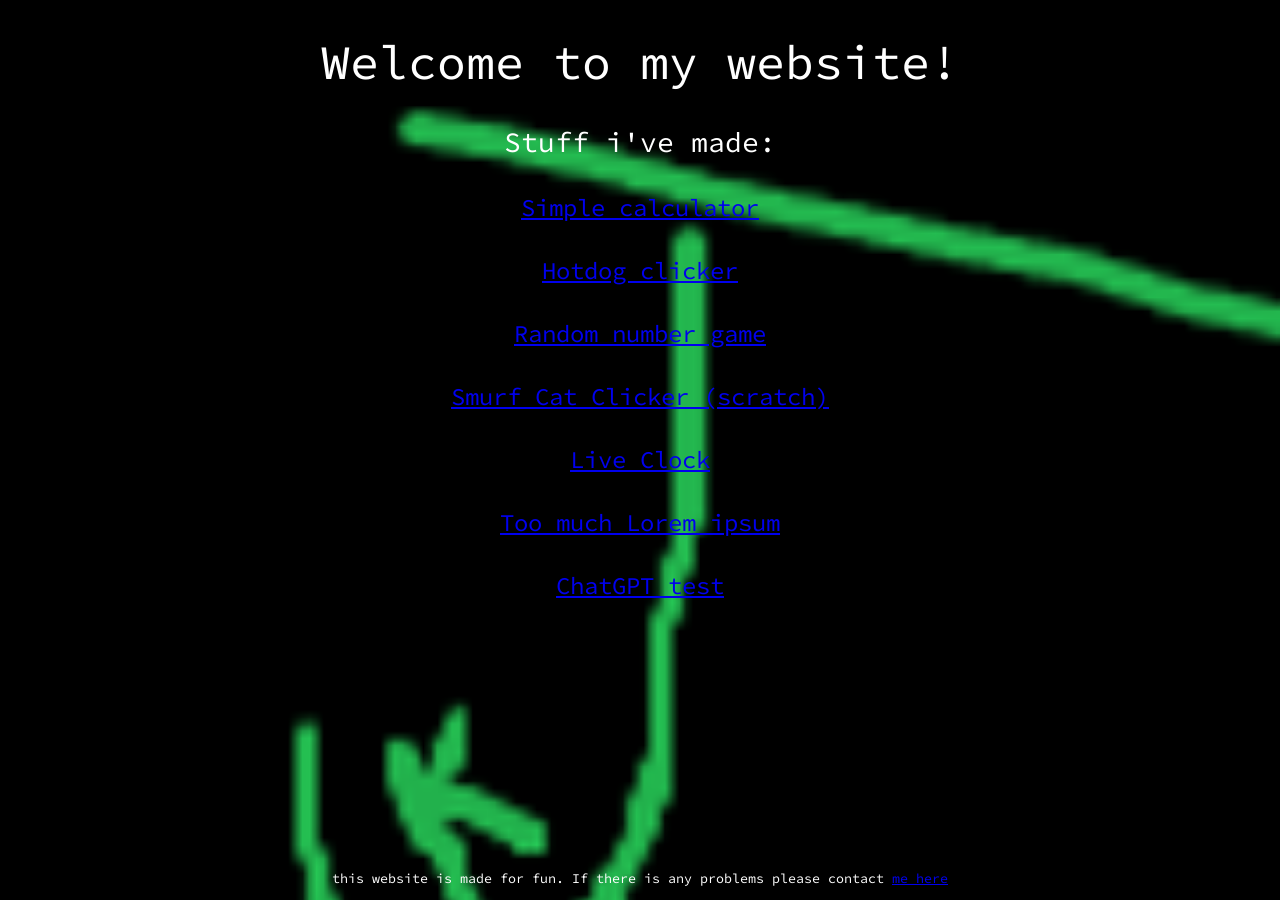
<file: index.html>
<!DOCTYPE html>
<html lang="en">
<head>
    <meta charset="UTF-8">
    <meta name="viewport" content="width=device-width, initial-scale=1.0">
    <title>JKsites</title>
    <link rel="stylesheet" href="home.css">
    <link href="https://fonts.googleapis.com/css2?family=Source+Code+Pro:ital,wght@0,200..900;1,200..900&display=swap" rel="stylesheet">
</head>
<body>
    <div class="content-box">
        
        <h1>Welcome to my website!</h1>
        <h3>Stuff i've made:</h3>
        <h4><a href="calc.html">Simple calculator</a></h4>
        <h4><a href="hotdog.html">Hotdog clicker</a></h4>
        <h4><a href="numGame.html">Random number game</a></h4>
        <h4><a href="scc.html">Smurf Cat Clicker (scratch)</a></h4>
        <h4><a href="liveClock.html">Live Clock</a></h4>
        <h4><a href="writingtest.html">Too much Lorem ipsum</a></h4>
        <h4><a href="chattest.html">ChatGPT test</a></h4>
    </div>
    
    <div class="footer"><footer><p>this website is made for fun. If there is any problems please contact <a href="https://www.youtube.com/watch?v=dQw4w9WgXcQ">me here</a></p></footer></div>
</body>
</html>
</file>
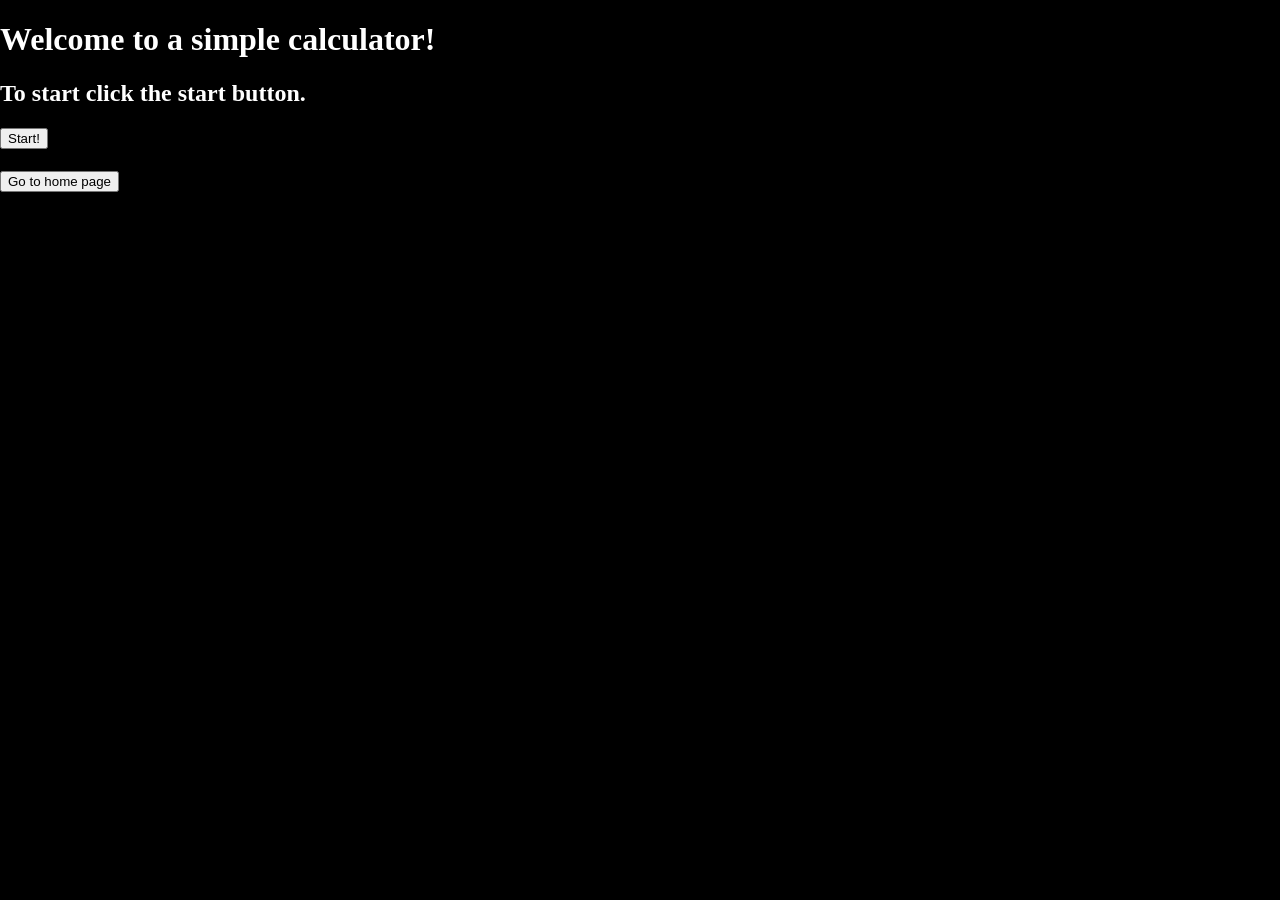
<file: calc.html>
<!DOCTYPE html>
<html lang="en">
<head>
    <meta charset="UTF-8">
    <meta name="viewport" content="width=device-width, initial-scale=1.0">
    <title>Calculator!</title>
    <link rel="stylesheet" href="bbwt.css">
</head>
<body>
    <h1>Welcome to a simple calculator!</h1>
    <h2>To start click the start button.</h2>
    <h1></h1>
    <button onclick="num1 = parseFloat(prompt('What is the first number?')); mathType = prompt('What is the type of operation? (+, -, *, or /)'); num2 = parseFloat(prompt('Now, what is the last number?')); findAnswer()">Start!</button>
    <h1></h1>
    <button onclick="goHome()">Go to home page</button>
    <script>
        let num1 = 0;
        let mathType = "a";
        let num2 = 0;
        let answer = "a"
        function findAnswer(){
            if (mathType === "+"){
                answer = (num1 + num2)
                alert(`The answer is ${answer}`)
            } else if (mathType === "-"){
                answer = (num1 - num2)
                alert(`The answer is ${answer}`)
            } else if (mathType === "*"){
                answer = (num1 * num2)
                alert(`The answer is ${answer}`)
            } else if (mathType === "/"){
                answer = (num1 / num2)
                alert(`The answer is ${answer}`)
            } else{
                alert("Sorry something went wrong :(")
            }
            }
            function goHome(){
                window.location.href = "index.html";
            }
    </script>
</body>
</html>
</file>
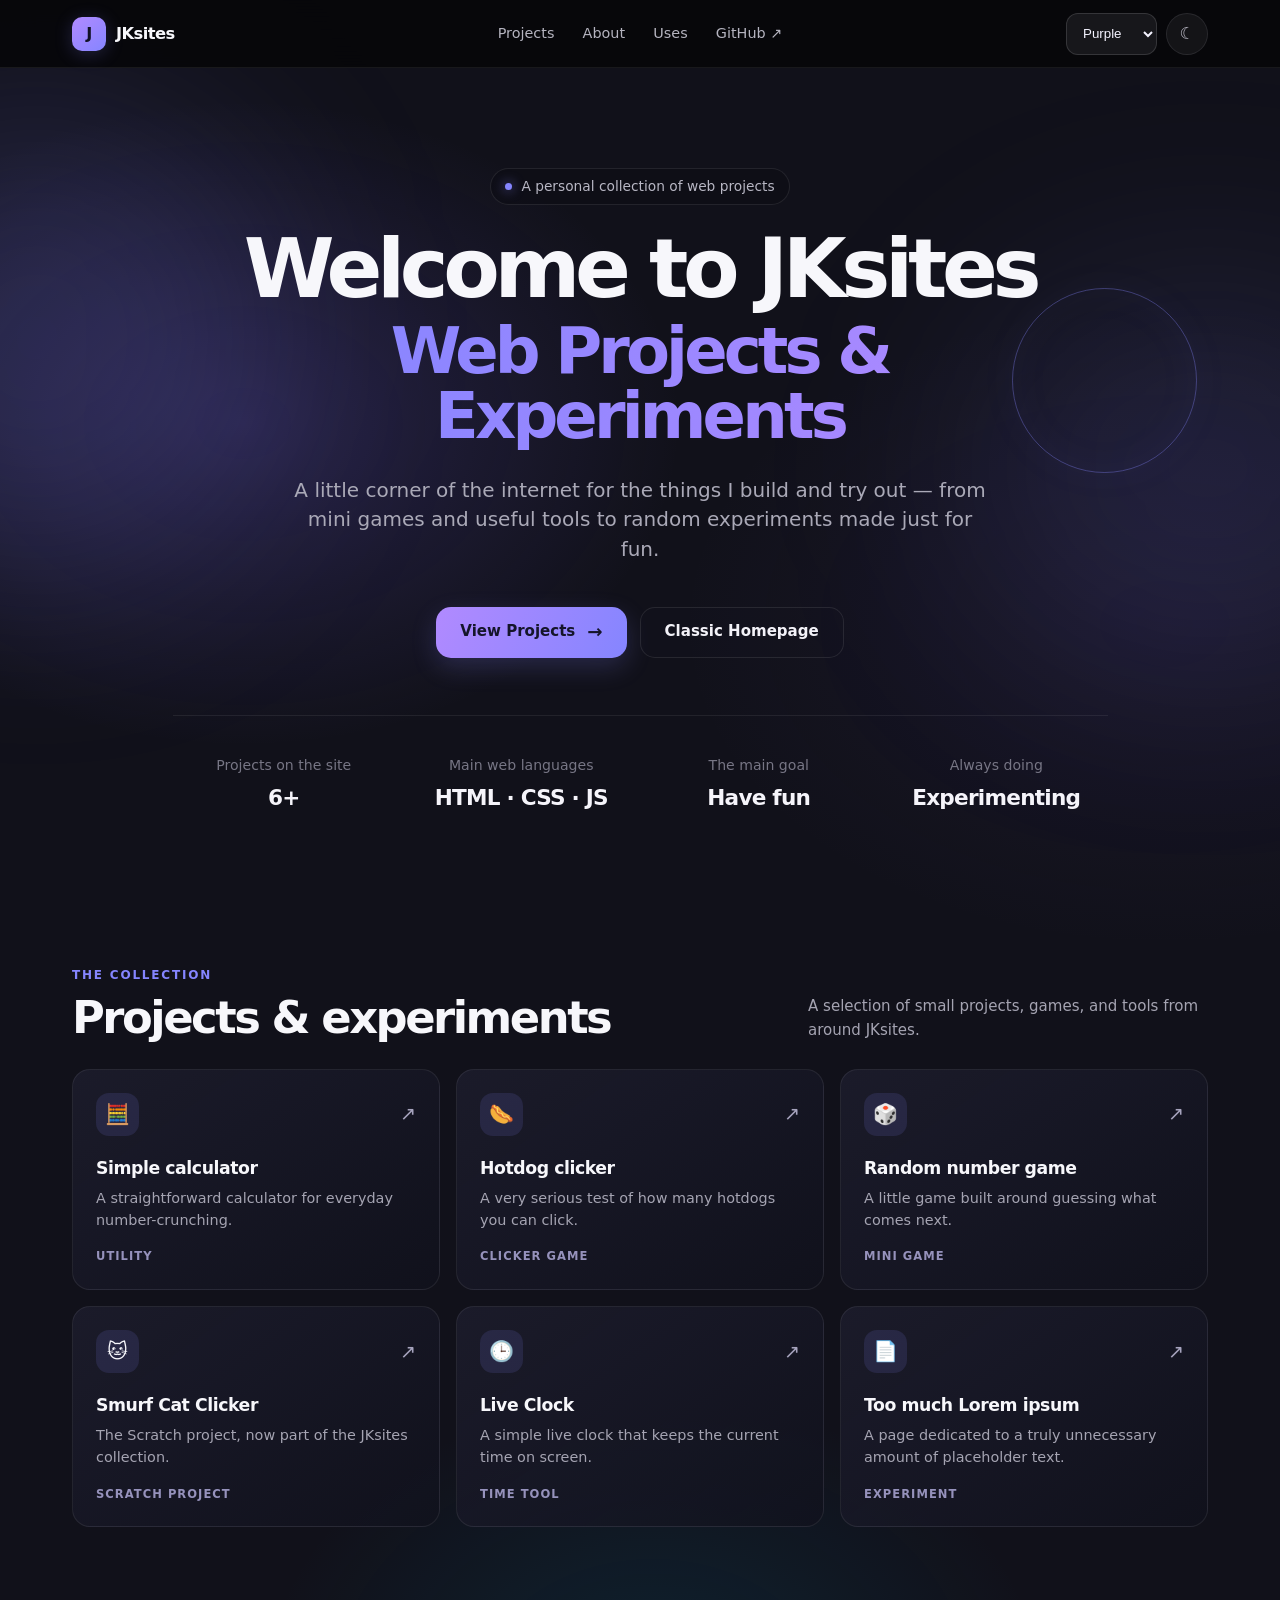
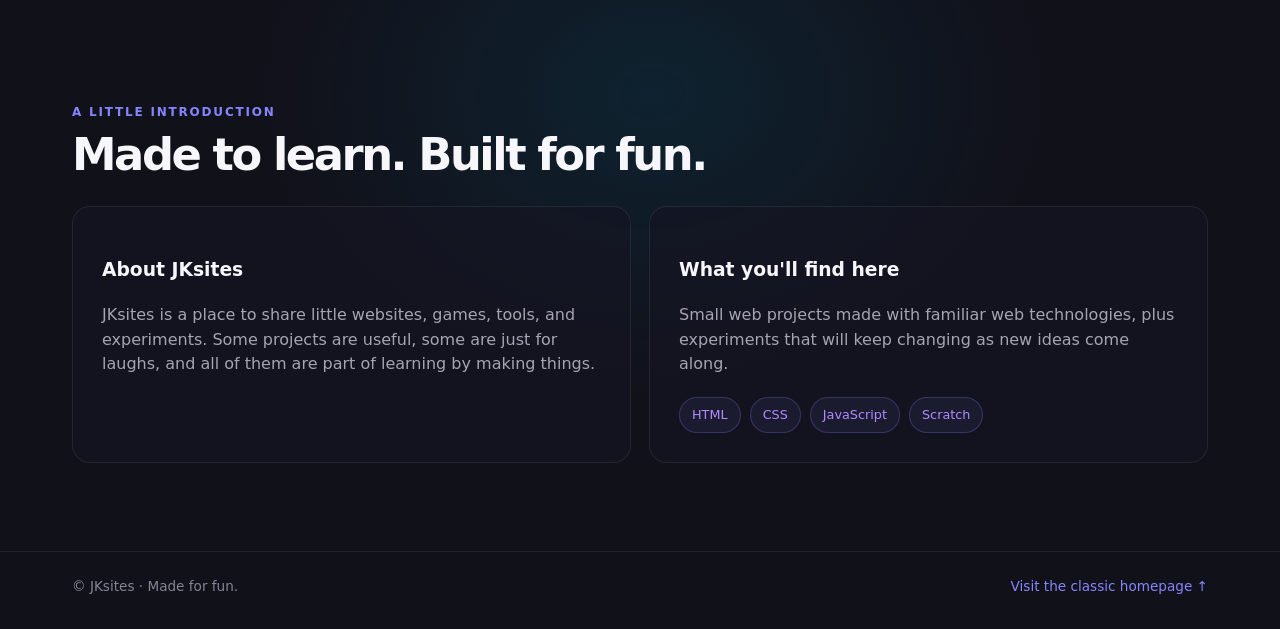
<file: chattest.html>
<!DOCTYPE html>
<html lang="en">
<head>
  <meta charset="UTF-8">
  <meta name="viewport" content="width=device-width, initial-scale=1.0">
  <meta name="theme-color" content="#09090d">
  <link rel="icon" type="image/svg+xml" href="favicon-j.svg">
  <meta name="description" content="JKsites — web projects, mini apps, and experiments made for fun.">
  <title>JKsites — Web Projects & Experiments</title>
  <style>
    :root {
      color-scheme: dark;
      --bg: #11111a;
      --header: #08080b;
      --panel: rgba(23, 24, 39, .78);
      --line: rgba(255,255,255,.075);
      --text: #f7f7fb;
      --muted: #a5a4b2;
      --soft: #777687;
      --accent: #8585ff;
      --accent-light: #a58bff;
      --cyan: #35b9dd;
    }
    * { box-sizing: border-box; }
    html { scroll-behavior: smooth; scroll-padding-top: 86px; }
    body {
      margin: 0;
      min-height: 100vh;
      color: var(--text);
      background:
        radial-gradient(ellipse 38rem 28rem at 19% 19%, var(--bg-glow-1), transparent 72%),
        radial-gradient(ellipse 34rem 26rem at 51% 76%, var(--bg-glow-2), transparent 72%),
        radial-gradient(ellipse 42rem 28rem at 91% 28%, var(--bg-glow-3), transparent 72%),
        var(--bg);
      font-family: Inter, ui-sans-serif, system-ui, -apple-system, BlinkMacSystemFont, "Segoe UI", sans-serif;
      line-height: 1.55;
      overflow-x: hidden;
    }
    a { color: inherit; text-decoration: none; }
    button { font: inherit; }
    .shell { width: min(1136px, calc(100% - 48px)); margin-inline: auto; }

    .topbar {
      position: sticky; top: 0; z-index: 20;
      height: 68px; background: rgba(7,7,10,.94);
      border-bottom: 1px solid rgba(255,255,255,.07);
      backdrop-filter: blur(18px);
    }
    .nav { height: 100%; display: grid; grid-template-columns: 1fr auto 1fr; align-items: center; gap: 24px; }
    .brand { display: inline-flex; align-items: center; gap: 10px; justify-self: start; font-size: 1.02rem; font-weight: 750; letter-spacing: -.035em; }
    .brand-mark {
      width: 34px; height: 34px; display: grid; place-items: center;
      border-radius: 10px; color: #111225; font-weight: 850;
      background: linear-gradient(140deg, #9391ff, #777ce9);
      box-shadow: 0 3px 18px rgba(126,124,255,.22);
    }
    .nav-links { display: flex; align-items: center; gap: clamp(17px, 2.2vw, 32px); color: #b5b4bf; font-size: .9rem; }
    .nav-links a { transition: color .18s ease; }
    .nav-links a:hover { color: white; }
    .nav-end { justify-self: end; }
    .theme-toggle {
      width: 42px; height: 42px; display: grid; place-items: center;
      border-radius: 50%; color: #c6c5d0; background: rgba(255,255,255,.055);
      border: 1px solid rgba(255,255,255,.09); cursor: pointer; font-size: 1.05rem;
      transition: background .2s ease, transform .2s ease;
    }
    .theme-toggle:hover { background: rgba(255,255,255,.11); transform: rotate(-12deg); }

    .hero {
      min-height: 810px; position: relative; display: flex; flex-direction: column;
      align-items: center; text-align: center; padding: 100px 0 45px;
      isolation: isolate;
    }
    .hero::before {
      content: ""; position: absolute; z-index: -1; width: 470px; height: 470px;
      left: -270px; top: 35px; border-radius: 50%;
      background: rgba(var(--theme-rgb),.17); filter: blur(100px); pointer-events: none;
    }
    .hero::after {
      content: ""; position: absolute; z-index: -1; width: 490px; height: 390px;
      right: -245px; top: 205px; border-radius: 50%;
      background: rgba(var(--theme-rgb),.12); filter: blur(105px); pointer-events: none;
    }
    .availability {
      display: inline-flex; align-items: center; gap: 9px;
      padding: 7px 14px; border-radius: 999px;
      border: 1px solid rgba(255,255,255,.09);
      color: #b8b7c4; background: rgba(14,14,21,.56);
      font-size: .86rem;
    }
    .availability-dot { width: 7px; height: 7px; border-radius: 50%; background: #8585ff; box-shadow: 0 0 12px rgba(133,133,255,.75); }
    h1 { margin: 22px 0 0; font-size: clamp(3.7rem, 7vw, 5.15rem); line-height: 1.03; font-weight: 790; letter-spacing: -.065em; }
    .hero-title-accent {
      display: block; max-width: 820px; margin: 7px auto 0;
      font-size: clamp(2.75rem, 6vw, 4rem); line-height: 1.02; font-weight: 790; letter-spacing: -.06em;
      background: linear-gradient(100deg, #777cf2 6%, #9a7ef1 54%, #b18aff 100%);
      -webkit-background-clip: text; background-clip: text; color: transparent;
    }
    .hero-copy { max-width: 700px; margin: 26px 20px 0; color: #aaa9b7; font-size: clamp(1.02rem, 1.75vw, 1.25rem); line-height: 1.48; }
    .hero-actions { display: flex; justify-content: center; flex-wrap: wrap; gap: 13px; margin-top: 42px; }
    .button {
      min-height: 51px; display: inline-flex; align-items: center; justify-content: center; gap: 12px;
      padding: 0 24px; border-radius: 15px; font-weight: 700; font-size: .94rem;
      transition: transform .2s ease, box-shadow .2s ease, background .2s ease;
    }
    .button:hover { transform: translateY(-3px); }
    .button-primary { color: #15152a; background: linear-gradient(115deg, #8b8dff, #777ce9); box-shadow: 0 9px 26px rgba(112,115,243,.2); }
    .button-primary:hover { box-shadow: 0 12px 32px rgba(112,115,243,.34); }
    .button-secondary { color: #f3f2f8; border: 1px solid rgba(255,255,255,.09); background: rgba(21,22,33,.25); }
    .button-secondary:hover { background: rgba(255,255,255,.07); }
    .button-arrow { font-size: 1.14rem; line-height: 1; }

    .decor-ring {
      position: absolute; right: 1%; top: 220px; width: 185px; height: 185px;
      border: 1px solid rgba(var(--theme-rgb),.36); border-radius: 50%;
      box-shadow: inset 0 0 45px rgba(var(--theme-rgb),.035), 0 0 45px rgba(var(--theme-rgb),.035);
      pointer-events: none;
    }
    .decor-tile {
      position: absolute; left: -17%; top: 465px; width: 84px; height: 84px;
      border: 1px solid rgba(var(--theme-rgb),.42); border-radius: 17px;
      background: rgba(var(--theme-rgb),.09); transform: rotate(9deg);
      box-shadow: 0 0 28px rgba(var(--theme-rgb),.08); pointer-events: none;
    }

    .stats {
      width: min(935px, 100%); margin-top: 57px; padding-top: 39px;
      border-top: 1px solid rgba(255,255,255,.07);
      display: grid; grid-template-columns: repeat(4, 1fr); gap: 15px;
    }
    .stat { display: flex; flex-direction: column; align-items: center; gap: 5px; }
    .stat-label { color: #777685; font-size: .88rem; }
    .stat-value { color: #f5f4fa; font-size: 1.35rem; font-weight: 760; letter-spacing: -.035em; }
    .content-section { padding: 88px 0; scroll-margin-top: 68px; }
    .section-top { display: flex; align-items: end; justify-content: space-between; gap: 24px; margin-bottom: 27px; }
    .kicker { color: #9991ff; margin: 0 0 8px; font-size: .75rem; letter-spacing: .15em; text-transform: uppercase; font-weight: 800; }
    h2 { margin: 0; font-size: clamp(2rem, 4vw, 2.8rem); line-height: 1.1; letter-spacing: -.055em; }
    .section-description { margin: 0; max-width: 400px; color: var(--muted); font-size: .94rem; }
    .project-grid { display: grid; grid-template-columns: repeat(3, minmax(0, 1fr)); gap: 16px; }
    .project-card {
      min-height: 205px; padding: 23px; display: flex; flex-direction: column;
      border: 1px solid var(--line); border-radius: 18px;
      background: linear-gradient(145deg, rgba(29,29,46,.82), rgba(17,18,29,.78));
      transition: transform .22s ease, border-color .22s ease, background .22s ease;
    }
    .project-card:hover { transform: translateY(-5px); border-color: rgba(143,132,255,.45); background: rgba(35,34,57,.9); }
    .card-top { display: flex; align-items: center; justify-content: space-between; }
    .card-icon { display: grid; place-items: center; width: 43px; height: 43px; border-radius: 13px; background: rgba(135,128,255,.13); font-size: 1.25rem; }
    .card-arrow { color: #a6a3bd; font-size: 1.2rem; }
    .project-card h3 { margin: 19px 0 5px; font-size: 1.08rem; letter-spacing: -.025em; }
    .project-card p { margin: 0; color: var(--muted); font-size: .9rem; }
    .card-label { margin-top: auto; padding-top: 17px; color: #9692bc; font-size: .72rem; font-weight: 750; letter-spacing: .09em; text-transform: uppercase; }

    .info-grid { display: grid; grid-template-columns: 1fr 1fr; gap: 18px; }
    .info-card { padding: 29px; border: 1px solid var(--line); border-radius: 18px; background: rgba(21,22,35,.67); }
    .info-card p { margin: 12px 0 0; color: var(--muted); }
    .tag-row { display: flex; flex-wrap: wrap; gap: 9px; margin-top: 20px; }
    .tag { padding: 7px 12px; color: #c8c5e5; border: 1px solid rgba(155,145,255,.17); border-radius: 999px; background: rgba(133,124,255,.08); font-size: .8rem; }
    .github-link { display: inline-flex; align-items: center; gap: 8px; margin-top: 18px; color: #aaa4ff; font-weight: 700; }
    .github-link:hover { color: white; }

    footer { border-top: 1px solid rgba(255,255,255,.07); padding: 24px 0 32px; color: #858493; font-size: .85rem; }
    .footer-inner { display: flex; justify-content: space-between; flex-wrap: wrap; gap: 12px; }
    footer a { color: #aaa4ff; }
    footer a:hover { color: white; }

    html[data-theme="light"] {
      color-scheme: light;
      --bg: #f2f2fb; --header: #fff; --text: #171725; --muted: #626275; --soft: #777687;
      --line: rgba(28,28,55,.12);
    }
    html[data-theme="light"] body {
      background:
        radial-gradient(ellipse 38rem 28rem at 19% 19%, var(--light-bg-glow-1), transparent 72%),
        radial-gradient(ellipse 34rem 26rem at 51% 76%, var(--light-bg-glow-2), transparent 72%),
        #f2f2fb;
      color: #171725;
    }
    html[data-theme="light"] .topbar { background: rgba(255,255,255,.92); border-bottom-color: rgba(28,28,55,.1); }
    html[data-theme="light"] .nav-links { color: #555568; }
    html[data-theme="light"] .nav-links a:hover { color: #151525; }
    html[data-theme="light"] .theme-toggle, html[data-theme="light"] .button-secondary { color: #28283a; background: rgba(255,255,255,.55); border-color: rgba(28,28,55,.13); }
    html[data-theme="light"] .availability { color: #555568; background: rgba(255,255,255,.6); border-color: rgba(28,28,55,.12); }
    html[data-theme="light"] .hero-copy, html[data-theme="light"] .section-description { color: #606075; }
    html[data-theme="light"] .stat-label { color: #68687a; }
    html[data-theme="light"] .stat-value { color: #242436; }
    html[data-theme="light"] .project-card, html[data-theme="light"] .info-card { background: rgba(255,255,255,.67); }
    html[data-theme="light"] .project-card:hover { background: white; }
    html[data-theme="light"] .project-card p, html[data-theme="light"] .info-card p { color: #606075; }
    html[data-theme="light"] footer { border-top-color: rgba(28,28,55,.12); color: #666679; }


    /* Accent color themes */
    :root {
      --theme-accent: #8585ff;
      --theme-accent-light: #a58bff;
      --theme-rgb: 133,133,255;
      --bg-glow-1: rgba(109,91,220,.23);
      --bg-glow-2: rgba(0,125,164,.16);
      --bg-glow-3: rgba(94,68,176,.10);
      --light-bg-glow-1: rgba(109,91,220,.16);
      --light-bg-glow-2: rgba(0,125,164,.10);
    }
    .color-picker {
      min-height: 42px; max-width: 142px; padding: 0 12px; border-radius: 12px;
      color: #f4f3ff; background: rgba(255,255,255,.07);
      border: 1px solid rgba(255,255,255,.13); cursor: pointer;
    }
    .color-picker:focus-visible { outline: 2px solid var(--theme-accent); outline-offset: 3px; }
    .brand-mark { background: linear-gradient(140deg, var(--theme-accent-light), var(--theme-accent)); box-shadow: 0 3px 18px rgba(var(--theme-rgb),.22); }
    .availability-dot { background: var(--theme-accent); box-shadow: 0 0 12px rgba(var(--theme-rgb),.75); }
    .hero-title-accent { background: linear-gradient(100deg, var(--theme-accent) 6%, var(--theme-accent-light) 100%); -webkit-background-clip: text; background-clip: text; color: transparent; }
    .button-primary { background: linear-gradient(115deg, var(--theme-accent-light), var(--theme-accent)); box-shadow: 0 9px 26px rgba(var(--theme-rgb),.2); }
    .button-primary:hover { box-shadow: 0 12px 32px rgba(var(--theme-rgb),.34); }
    .kicker, .github-link, footer a { color: var(--theme-accent); }
    .project-card:hover { border-color: rgba(var(--theme-rgb),.45); }
    .card-icon { background: rgba(var(--theme-rgb),.13); }
    .tag { color: var(--theme-accent-light); border-color: rgba(var(--theme-rgb),.25); background: rgba(var(--theme-rgb),.08); }
    html[data-theme="light"] .color-picker { color: #28283a; background: rgba(255,255,255,.75); border-color: rgba(28,28,55,.16); }

    @media (max-width: 900px) {
      .decor-ring { right: -2%; width: 130px; height: 130px; top: 245px; }
      .decor-tile { left: -3%; width: 64px; height: 64px; }
      .hero { min-height: 760px; }
    }
    @media (max-width: 680px) {
      .shell { width: min(100% - 32px, 1136px); }
      .topbar { height: 64px; }
      .nav { grid-template-columns: 1fr auto; }
      .nav-links { display: none; }
      .hero { min-height: auto; padding: 91px 0 54px; }
      h1 { font-size: clamp(3.3rem, 15vw, 4.6rem); }
      .hero-title-accent { font-size: clamp(2.35rem, 10vw, 3.5rem); }
      .hero-copy { margin-top: 22px; }
      .decor-ring { right: -58px; top: 250px; width: 120px; height: 120px; opacity: .55; }
      .decor-tile { left: -43px; top: 460px; opacity: .55; }
      .stats { grid-template-columns: repeat(2, 1fr); row-gap: 25px; margin-top: 47px; padding-top: 29px; }
      .stat-label { font-size: .78rem; text-align: center; }
      .stat-value { font-size: 1.15rem; }
      .content-section { padding: 65px 0; }
      .section-top { display: block; }
      .section-description { margin-top: 12px; }
      .project-grid { grid-template-columns: 1fr; }
      .project-card { min-height: 180px; }
      .info-grid { grid-template-columns: 1fr; }
    }
    @media (prefers-reduced-motion: reduce) {
      *, *::before, *::after { scroll-behavior: auto !important; transition-duration: .01ms !important; }
    }
  </style>
</head>
<body>
  <header class="topbar">
    <nav class="nav shell" aria-label="Main navigation">
      <a class="brand" href="#home" aria-label="JKsites home">
        <span class="brand-mark">J</span><span>JKsites</span>
      </a>
      <div class="nav-links">
        <a href="#projects">Projects</a>
        <a href="#about">About</a>
        <a href="#uses">Uses</a>
        <a href="https://github.com/thatepicgamer78" target="_blank" rel="noopener noreferrer">GitHub ↗</a>
      </div>
      <div class="nav-end" style="display:flex;align-items:center;gap:9px">
        <label for="colorPicker" style="position:absolute;width:1px;height:1px;padding:0;margin:-1px;overflow:hidden;clip:rect(0,0,0,0);white-space:nowrap;border:0">Website color</label>
        <select class="color-picker" id="colorPicker" aria-label="Choose website color"><option value="purple">Purple</option><option value="blue">Blue</option><option value="cyan">Cyan</option><option value="green">Green</option><option value="orange">Orange</option><option value="red">Red</option><option value="pink">Pink</option><option value="teal">Teal</option></select>
        <button class="theme-toggle" id="themeToggle" type="button" aria-label="Switch to light theme" title="Toggle light and dark theme">☾</button>
      </div>
    </nav>
  </header>

  <main id="home">
    <section class="hero shell">
      <span class="decor-ring" aria-hidden="true"></span>
      <span class="decor-tile" aria-hidden="true"></span>
      <div class="availability"><span class="availability-dot"></span> A personal collection of web projects</div>
      <h1>Welcome to JKsites</h1>
      <span class="hero-title-accent">Web Projects &amp; Experiments</span>
      <p class="hero-copy">A little corner of the internet for the things I build and try out — from mini games and useful tools to random experiments made just for fun.</p>
      <div class="hero-actions">
        <a class="button button-primary" href="#projects">View Projects <span class="button-arrow" aria-hidden="true">→</span></a>
        <a class="button button-secondary" href="index.html">Classic Homepage</a>
      </div>

      <div class="stats" aria-label="JKsites overview">
        <div class="stat"><span class="stat-label">Projects on the site</span><strong class="stat-value">6+</strong></div>
        <div class="stat"><span class="stat-label">Main web languages</span><strong class="stat-value">HTML · CSS · JS</strong></div>
        <div class="stat"><span class="stat-label">The main goal</span><strong class="stat-value">Have fun</strong></div>
        <div class="stat"><span class="stat-label">Always doing</span><strong class="stat-value">Experimenting</strong></div>
      </div>
    </section>

    <section class="content-section shell" id="projects">
      <div class="section-top">
        <div><p class="kicker">The collection</p><h2>Projects &amp; experiments</h2></div>
        <p class="section-description">A selection of small projects, games, and tools from around JKsites.</p>
      </div>
      <div class="project-grid">
        <a class="project-card" href="calc.html">
          <div class="card-top"><span class="card-icon" aria-hidden="true">🧮</span><span class="card-arrow" aria-hidden="true">↗</span></div>
          <h3>Simple calculator</h3><p>A straightforward calculator for everyday number-crunching.</p><span class="card-label">Utility</span>
        </a>
        <a class="project-card" href="hotdog.html">
          <div class="card-top"><span class="card-icon" aria-hidden="true">🌭</span><span class="card-arrow" aria-hidden="true">↗</span></div>
          <h3>Hotdog clicker</h3><p>A very serious test of how many hotdogs you can click.</p><span class="card-label">Clicker game</span>
        </a>
        <a class="project-card" href="numGame.html">
          <div class="card-top"><span class="card-icon" aria-hidden="true">🎲</span><span class="card-arrow" aria-hidden="true">↗</span></div>
          <h3>Random number game</h3><p>A little game built around guessing what comes next.</p><span class="card-label">Mini game</span>
        </a>
        <a class="project-card" href="scc.html">
          <div class="card-top"><span class="card-icon" aria-hidden="true">🐱</span><span class="card-arrow" aria-hidden="true">↗</span></div>
          <h3>Smurf Cat Clicker</h3><p>The Scratch project, now part of the JKsites collection.</p><span class="card-label">Scratch project</span>
        </a>
        <a class="project-card" href="liveClock.html">
          <div class="card-top"><span class="card-icon" aria-hidden="true">🕒</span><span class="card-arrow" aria-hidden="true">↗</span></div>
          <h3>Live Clock</h3><p>A simple live clock that keeps the current time on screen.</p><span class="card-label">Time tool</span>
        </a>
        <a class="project-card" href="writingtest.html">
          <div class="card-top"><span class="card-icon" aria-hidden="true">📄</span><span class="card-arrow" aria-hidden="true">↗</span></div>
          <h3>Too much Lorem ipsum</h3><p>A page dedicated to a truly unnecessary amount of placeholder text.</p><span class="card-label">Experiment</span>
        </a>
      </div>
    </section>

    <section class="content-section shell" id="about">
      <div class="section-top"><div><p class="kicker">A little introduction</p><h2>Made to learn. Built for fun.</h2></div></div>
      <div class="info-grid">
        <article class="info-card">
          <h3>About JKsites</h3>
          <p>JKsites is a place to share little websites, games, tools, and experiments. Some projects are useful, some are just for laughs, and all of them are part of learning by making things.</p>
        </article>
        <article class="info-card" id="uses">
          <h3>What you'll find here</h3>
          <p>Small web projects made with familiar web technologies, plus experiments that will keep changing as new ideas come along.</p>
          <div class="tag-row"><span class="tag">HTML</span><span class="tag">CSS</span><span class="tag">JavaScript</span><span class="tag">Scratch</span></div>
        </article>
      </div>
    </section>
  </main>

  <footer>
    <div class="footer-inner shell">
      <span>© JKsites · Made for fun.</span>
      <a href="index.html">Visit the classic homepage ↑</a>
    </div>
  </footer>

  <script>
    const toggle = document.getElementById("themeToggle");
    const colorPicker = document.getElementById("colorPicker");
    const colorThemes = {
      purple: {
        accent: "#8585ff", light: "#b18aff", rgb: "133,133,255",
        bg1: "rgba(109,91,220,.23)", bg2: "rgba(0,125,164,.16)", bg3: "rgba(94,68,176,.10)",
        lightBg1: "rgba(109,91,220,.16)", lightBg2: "rgba(0,125,164,.10)"
      },
      blue: {
        accent: "#4f8cff", light: "#83b5ff", rgb: "79,140,255",
        bg1: "rgba(48,103,219,.24)", bg2: "rgba(0,139,190,.16)", bg3: "rgba(65,83,180,.11)",
        lightBg1: "rgba(48,103,219,.16)", lightBg2: "rgba(0,139,190,.10)"
      },
      cyan: {
        accent: "#20b9d5", light: "#70e1ef", rgb: "32,185,213",
        bg1: "rgba(18,157,190,.23)", bg2: "rgba(0,183,189,.16)", bg3: "rgba(40,112,180,.11)",
        lightBg1: "rgba(18,157,190,.15)", lightBg2: "rgba(0,183,189,.10)"
      },
      green: {
        accent: "#35b879", light: "#83e6ad", rgb: "53,184,121",
        bg1: "rgba(36,151,93,.23)", bg2: "rgba(0,137,132,.15)", bg3: "rgba(75,133,90,.11)",
        lightBg1: "rgba(36,151,93,.15)", lightBg2: "rgba(0,137,132,.10)"
      },
      orange: {
        accent: "#ed963e", light: "#ffc078", rgb: "237,150,62",
        bg1: "rgba(196,108,32,.23)", bg2: "rgba(187,104,35,.15)", bg3: "rgba(153,75,43,.11)",
        lightBg1: "rgba(196,108,32,.15)", lightBg2: "rgba(187,104,35,.10)"
      },
      red: {
        accent: "#ed5b68", light: "#ff9299", rgb: "237,91,104",
        bg1: "rgba(190,54,75,.23)", bg2: "rgba(172,66,91,.15)", bg3: "rgba(132,48,93,.11)",
        lightBg1: "rgba(190,54,75,.15)", lightBg2: "rgba(172,66,91,.10)"
      },
      pink: {
        accent: "#e56bb4", light: "#ff9bd3", rgb: "229,107,180",
        bg1: "rgba(190,73,143,.23)", bg2: "rgba(166,78,160,.15)", bg3: "rgba(126,61,145,.11)",
        lightBg1: "rgba(190,73,143,.15)", lightBg2: "rgba(166,78,160,.10)"
      },
      teal: {
        accent: "#26b6a5", light: "#78e2d2", rgb: "38,182,165",
        bg1: "rgba(22,139,132,.23)", bg2: "rgba(0,151,160,.16)", bg3: "rgba(39,105,139,.11)",
        lightBg1: "rgba(22,139,132,.15)", lightBg2: "rgba(0,151,160,.10)"
      }
    };
    function applyColorTheme(name) {
      const colors = colorThemes[name] || colorThemes.purple;
      const root = document.documentElement;
      root.style.setProperty("--theme-accent", colors.accent);
      root.style.setProperty("--theme-accent-light", colors.light);
      root.style.setProperty("--theme-rgb", colors.rgb);
      root.style.setProperty("--bg-glow-1", colors.bg1);
      root.style.setProperty("--bg-glow-2", colors.bg2);
      root.style.setProperty("--bg-glow-3", colors.bg3);
      root.style.setProperty("--light-bg-glow-1", colors.lightBg1);
      root.style.setProperty("--light-bg-glow-2", colors.lightBg2);
      colorPicker.value = colorThemes[name] ? name : "purple";
    }
    const savedColor = localStorage.getItem("jksites-color-theme") || "purple";
    applyColorTheme(savedColor);
    colorPicker.addEventListener("change", () => {
      applyColorTheme(colorPicker.value);
      localStorage.setItem("jksites-color-theme", colorPicker.value);
    });
    toggle.addEventListener("click", () => {
      const light = document.documentElement.dataset.theme !== "light";
      if (light) {
        document.documentElement.dataset.theme = "light";
        toggle.textContent = "☀";
        toggle.setAttribute("aria-label", "Switch to dark theme");
      } else {
        delete document.documentElement.dataset.theme;
        toggle.textContent = "☾";
        toggle.setAttribute("aria-label", "Switch to light theme");
      }
    });
  </script>
</body>
</html>
</file>
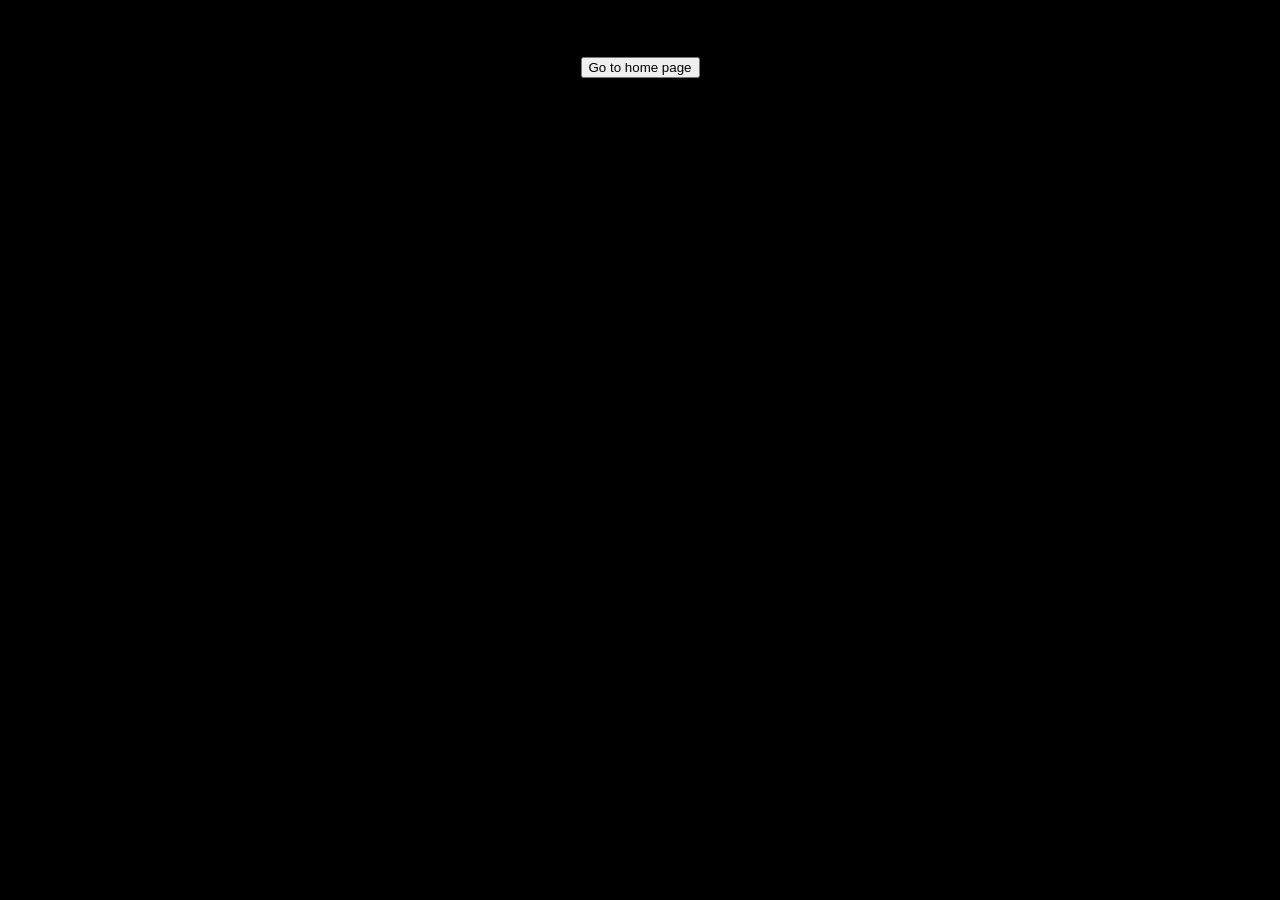
<file: liveClock.html>
<!DOCTYPE html>
<html lang="en">
<head>
    <meta charset="UTF-8">
    <meta name="viewport" content="width=device-width, initial-scale=1.0">
    <title>Live Clock</title>
    <link href="https://fonts.googleapis.com/css2?family=Orbitron:wght@400..900&display=swap" rel="stylesheet">
    <link rel="stylesheet" href="liveClock.css">
</head>
<body>
    <div class="allText"><h1><div id="clock"; class="clockFont"></div></h1>
    <button onclick="goHome()">Go to home page</button>
    </div>

    <script>
        function updateClock() {
    const now = new Date();
    let hours = now.getHours();
    let minutes = now.getMinutes();
    let seconds = now.getSeconds();
    const ampm = hours >= 12 ? 'pm' : 'am';
    hours = hours % 12;
    hours = hours ? hours : 12;
    minutes = minutes < 10 ? '0' + minutes : minutes;
    seconds = seconds < 10 ? '0' + seconds : seconds;
    const timeString = hours + ':' + minutes + ':' + seconds + ' ' + ampm;
    const clockElement = document.getElementById('clock');
    clockElement.textContent = timeString;
}

setInterval(updateClock, 1000);

function goHome() {
    window.location.href = "index.html"
}
    </script>
</body>
</html>
</file>
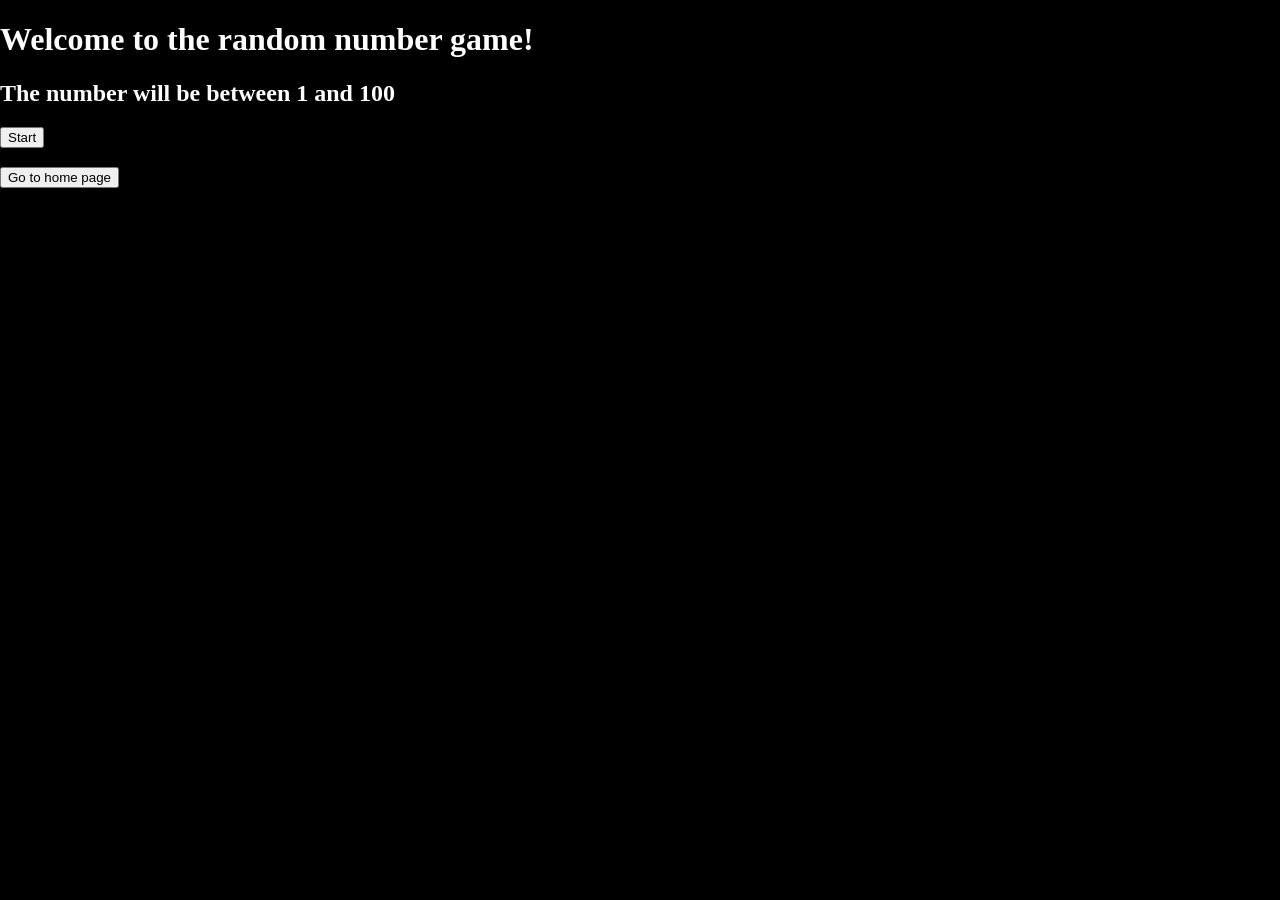
<file: numGame.html>
<!DOCTYPE html>
<html lang="en">
<head>
    <meta charset="UTF-8">
    <meta name="viewport" content="width=device-width, initial-scale=1.0">
    <title>Random Number Game</title>
    <link rel="stylesheet" href="bbwt.css">
</head>
<body>
    <h1>Welcome to the random number game!</h1>
    <h2>The number will be between 1 and 100</h2>
    <button onclick="startButtonClick()">Start</button>
    <h3></h3>
    <button onclick="goHome()">Go to home page</button>

    <script>
        let cancel = 0;
        function randomNumber(min, max){
            return Math.floor(Math.random() * (max - min + 1)) + min;
        }

        function startButtonClick() {
            cancel = 0;
            let number = randomNumber(1, 100);
            let guess = parseInt(prompt("Guess the number (1–100):"));

            while (guess !== number) {
                if (guess < number) {
                    guess = parseInt(prompt("Too low! Try again:"));
                } else if (guess > number) {
                    guess = parseInt(prompt("Too high! Try again:"));
                } else{
                    alert("Sorry something went wrong")
                    guess = number;
                    cancel = 1;
                }
            }
            if (cancel !== 1){
                alert("Yay you won!");
            }
        }
        function goHome(){
                window.location.href = "index.html";
            }
    </script>
</body>
</html>
</file>
<file: home.css>
h1, h2, h3, h4, h5, h6, p {
            color: white;
            font-family: "Source Code Pro", sans-serif;
            font-weight: 400;
        }
        html {
            background-image: url([data-uri]);
            background-size: cover;
            background-repeat: no-repeat;
            background-position: center center;
            background-attachment: fixed; 
            min-height: 100%;
        }
        body {
            margin: 0;
            padding: 0;
        }
        .content-box {
            text-align: center;
            font-size: x-large;
        }
        .footer {
            font-size: smaller;
            position: fixed;
            bottom: 0;
            left: 50%;
            transform: translateX(-50%);
            text-align: center;
        }
</file>
<file: bbwt.css>
h1, h2, h3, h4, h5, h6 {
            color: white;
        }
        html {
            background-color: black;
            background-size: cover;
            background-repeat: no-repeat;
            background-position: center center;
            background-attachment: fixed; 
            min-height: 100%;
        }
        body {
            margin: 0;
            padding: 0;
        }
</file>
<file: liveClock.css>
.clockFont {
    font-family: Orbitron, sans-serif;
}
.allText {
    text-align: center;
    font-size: xx-large;
}
h1, h2, h3, h4, h5, h6 {
            color: white;
        }
        html {
            background-color: black;
            background-size: cover;
            background-repeat: no-repeat;
            background-position: center center;
            background-attachment: fixed; 
            min-height: 100%;
        }
        body {
            margin: 0;
            padding: 0;
        }
</file>
